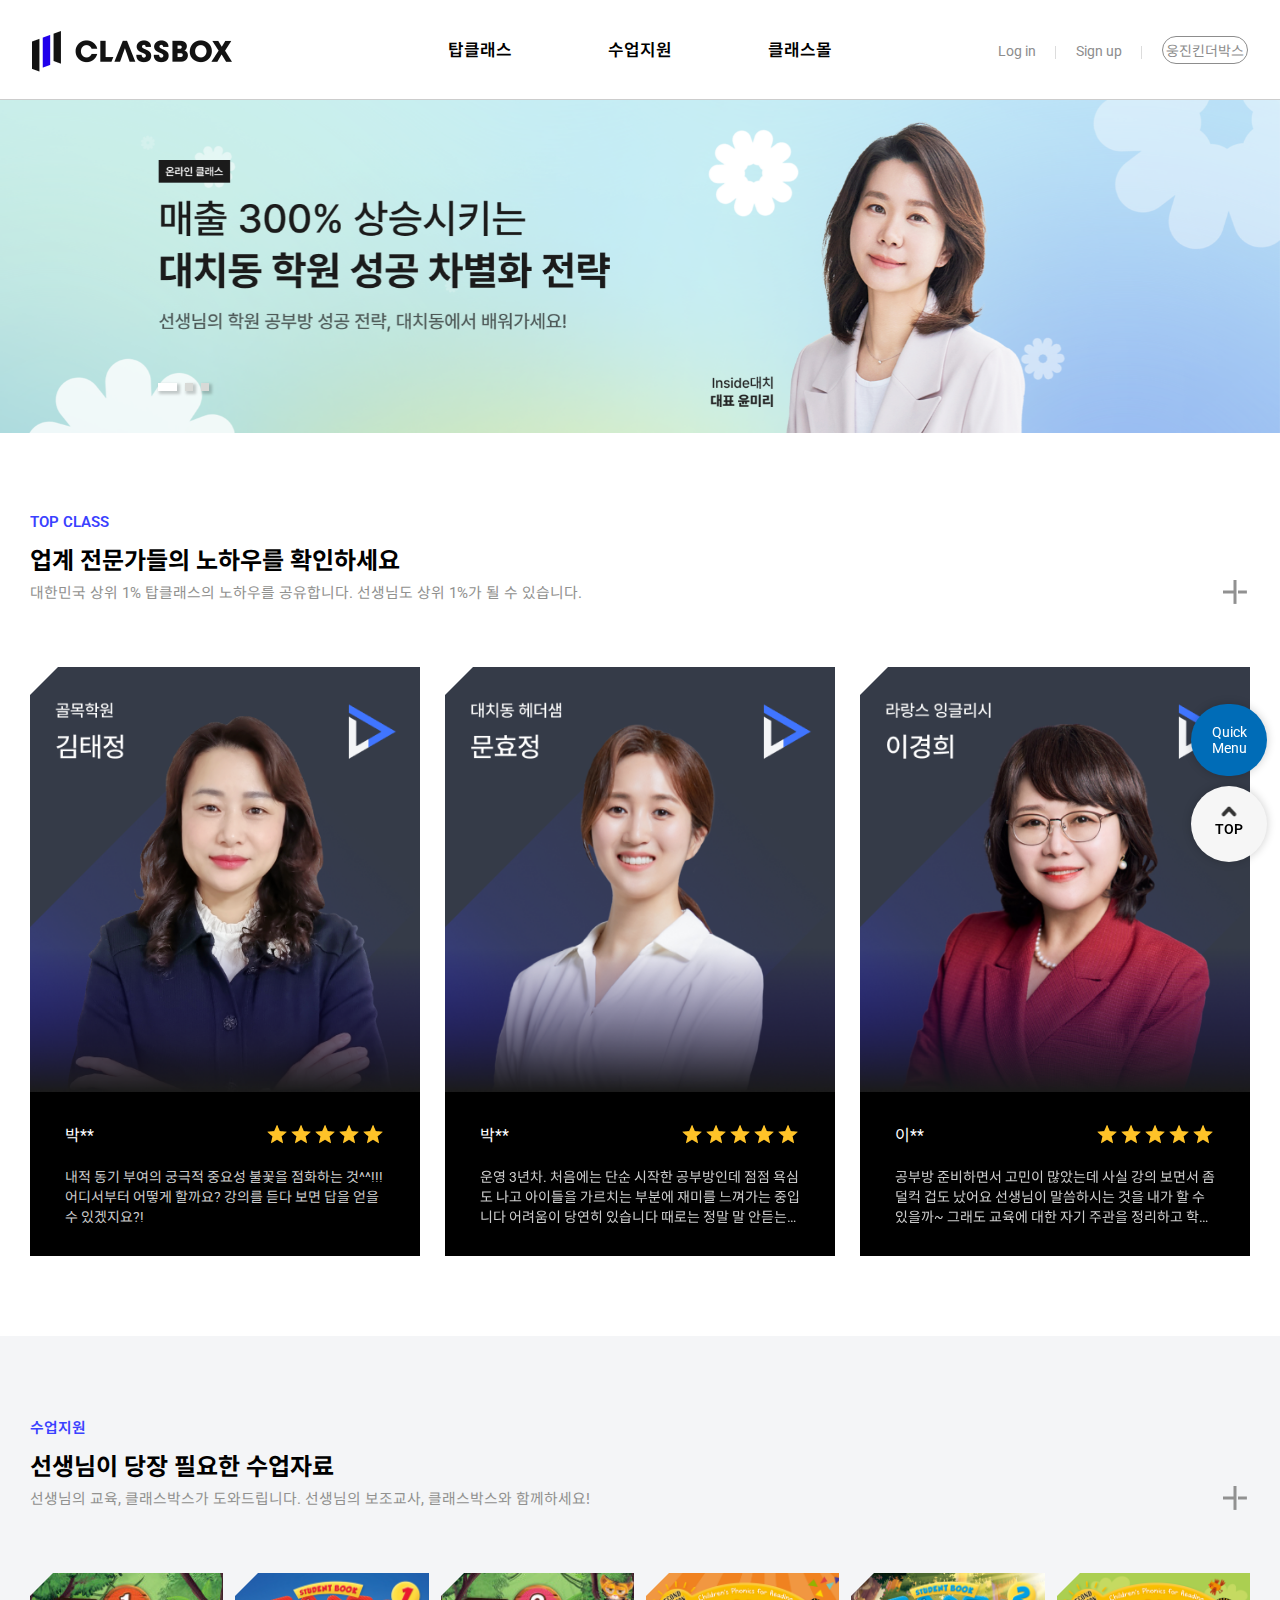
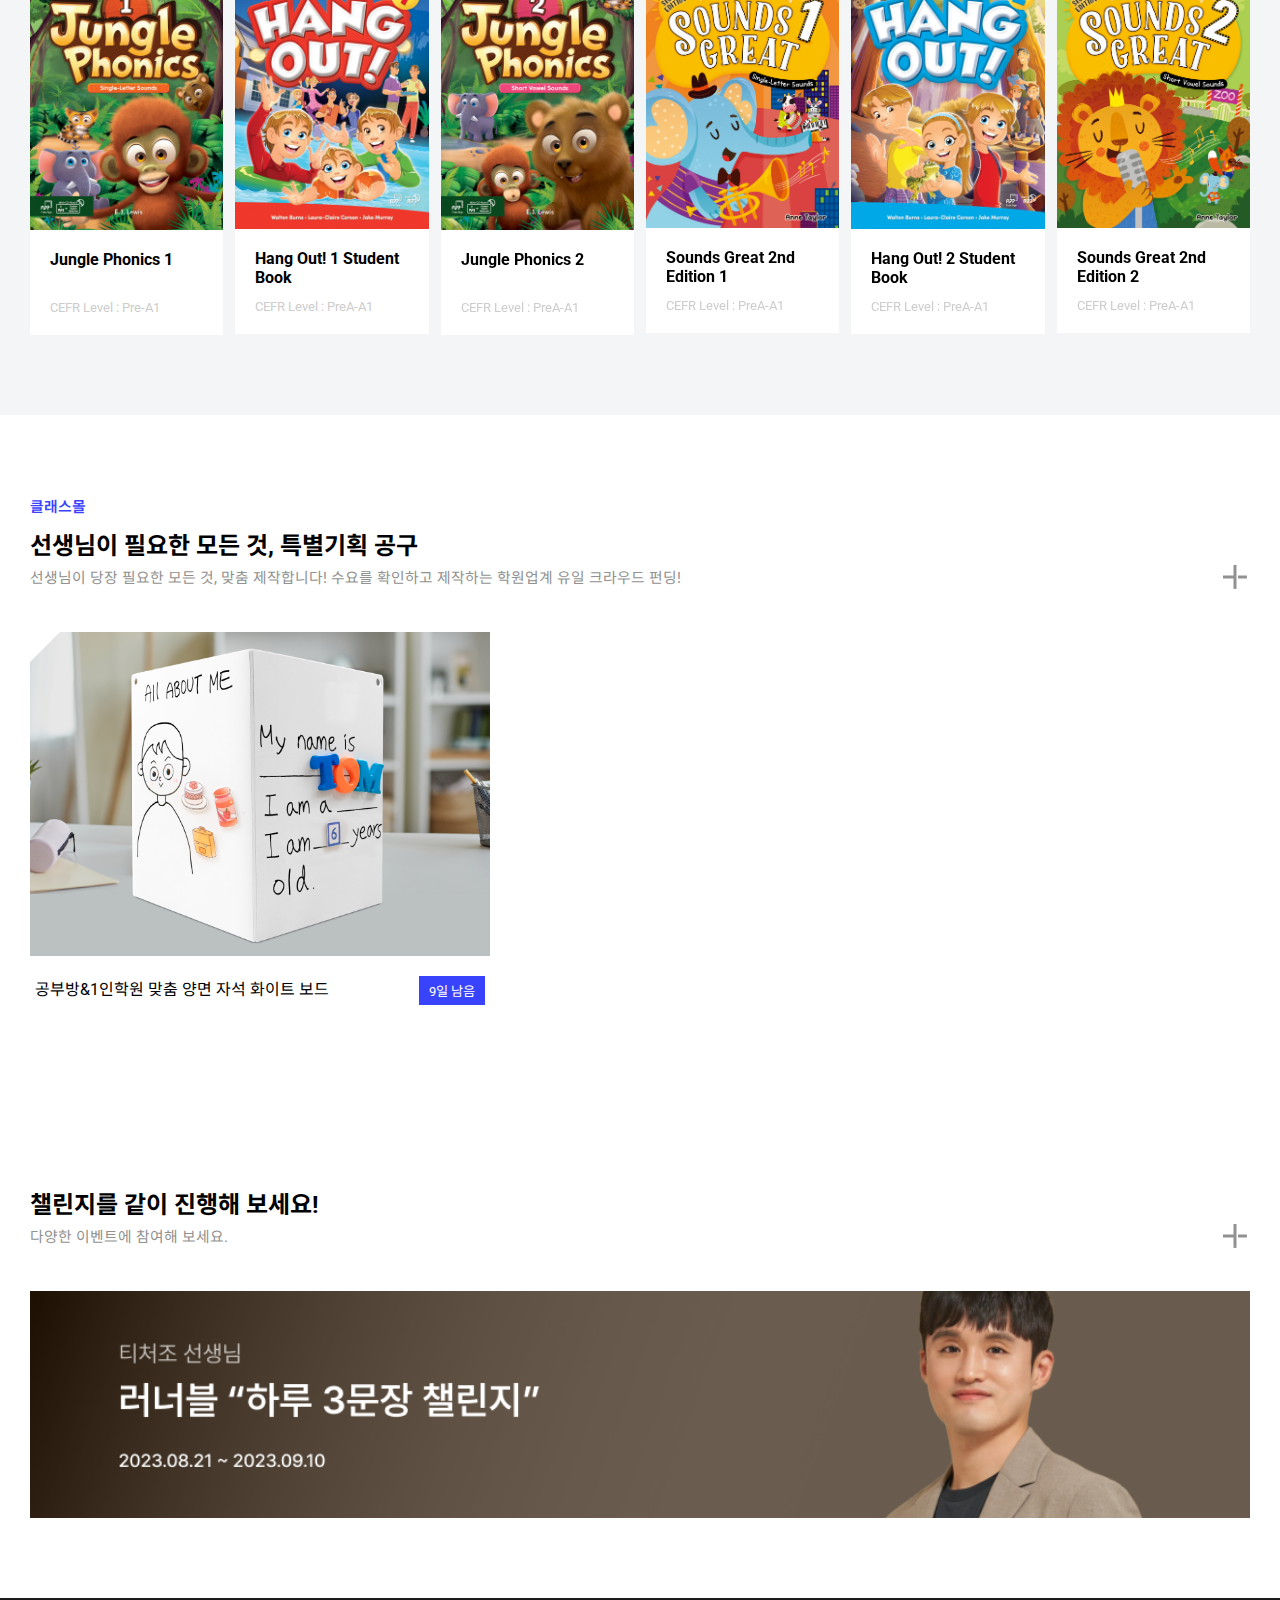
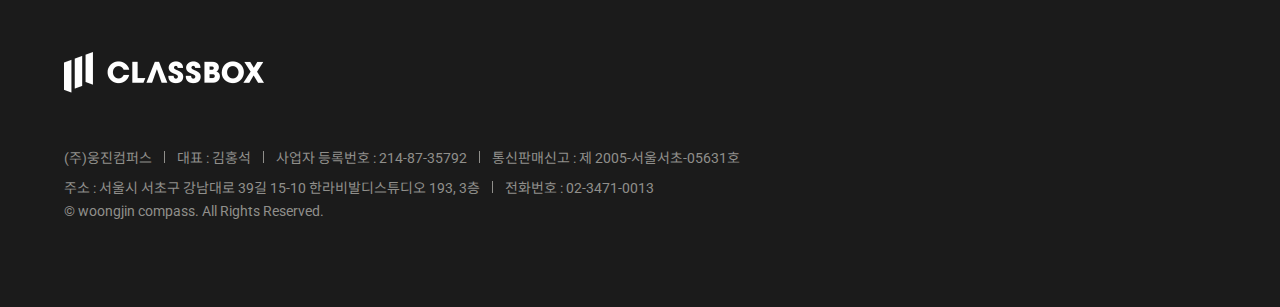
<file: index.html>
<!DOCTYPE html>
<html lang="ko">
<head>
<title>클래스박스</title>
<meta charset="utf-8">
<meta name="viewport" content="width=device-width, initial-scale=1.0, maximum-scale=1">
<link rel="shortcut icon" href="images/favicon.ico">
<link rel="stylesheet" href="https://fonts.googleapis.com/css2?family=Roboto:wght@100;300;400;700;900&display=swap">
<link rel="stylesheet" href="https://fonts.googleapis.com/css2?family=Noto+Sans+KR:wght@100;300;400;600&display=swap">
<link rel="stylesheet" href="https://site-assets.fontawesome.com/releases/v6.1.2/css/all.css">
<link rel="stylesheet" href="https://unpkg.com/swiper/swiper-bundle.min.css">
<script src="https://cdnjs.cloudflare.com/ajax/libs/gsap/3.6.1/gsap.min.js"></script>
<link rel="stylesheet" href="css/reset.css">
<link rel="stylesheet" href="css/style.css">
<link rel="manifest" href="manifest.json">
<script src="https://unpkg.com/swiper/swiper-bundle.min.js"></script>
<script src="https://cdnjs.cloudflare.com/ajax/libs/gsap/3.11.5/gsap.min.js"></script>
<script src="js/main.js"></script>
<script type="module">
	if("serviceWorker" in navigator){
	   navigator.serviceWorker.register("pwabuilder-sw.js")
	   .then(function(registration){
		  // console.log("Service Worker Success", registration);
	   })
	   .catch(function(error){
		  // console.error("Service Worker Fail", error);
	   });
	}
</script>
</head>

<body>
<div class="wrapper">
	<div id="header">
		<div class="inner">
			<h1><a href=""><img src="images/logo.png" alt="logo"></a></h1>
			<nav>
				<ul>
					<li>
						<a href="">탑클래스</a>
						<ul>
							<li><a href="">온라인 클래스</a></li>
							<li><a href="">클럽/챌린지</a></li>
						</ul>
					</li>
					<li>
						<a href="">수업지원</a>
						<ul>
							<li><a href="">교재 · 부가자료</a></li>
							<li><a href="">커리큘럼</a></li>
							<li><a href="">온라인 학습관리</a></li>
							<li><a href="">레벨테스트</a></li>
							<li><a href="">리딩오션스</a></li>
						</ul>
					</li>
					<li>
						<a href="">클래스몰</a>
						<ul>
							<li><a href="">클래스몰</a></li>
						</ul>
					</li>
				</ul>
			</nav>
			<div class="utils">
				<ul>
					<li><a href="">Log in</a></li>
					<li><a href="">Sign up</a></li>
					<li class="border"><a href="">웅진킨더박스</a></li>
				</ul>
			</div>
		</div>
	</div>
	<div id="main_slide">
		<div class="swiper mainSwiper">
			<div class="swiper-wrapper">
					<div class="swiper-slide">
						<img src="images/main2_desktop.png" alt="main1" class="desktop">
						<img src="images/main2_mobile.png" alt="main1" class="mobile">
					</div>
					<div class="swiper-slide">
						<img src="images/main1_desktop.jpg" alt="main2" class="desktop">
						<img src="images/main1_mobile.jpg" alt="main2" class="mobile">
					</div>
					<div class="swiper-slide">
						<img src="images/main1_desktop.png" alt="main3" class="desktop">
						<img src="images/main1_mobile.png" alt="main3" class="mobile">
					</div>
				</div>
				<div class="swiper-pagination"></div>
			</div>
	</div>
	<div id="section1">			
		<div class="inner">
			<div class="title_area">
				<div class="title_area_inner">
					<span>TOP CLASS</span>	
					<h3>업계 전문가들의 노하우를 확인하세요</h3>
					<p>대한민국 상위 1% 탑클래스의 노하우를 공유합니다. 선생님도 상위 1%가 될 수 있습니다.</p>
				</div>
				<a href=""><img src="images/btn_more.png" alt="btn_more"></a>
			</div>
			<div class="section1_slide">
				<div class="swiper section1Swiper">
					<div class="swiper-wrapper">
						<div class="swiper-slide">
							<a href="">
								<div class="photo"><img src="images/top_class1.png" alt="section1_slide1"></div>
								<div class="review_area">
									<div class="info">
										<span>박**</span>
										<img src="images/star-active.png" alt="star-active">
									</div>
									<p>내적 동기 부여의 궁극적 중요성 불꽃을 점화하는 것^^!!! 어디서부터 어떻게 할까요? 강의를 듣다 보면 답을 얻을 수 있겠지요?!</p>
								</div>
							</a>
						</div>
						<div class="swiper-slide">
							<a href="">
								<div class="photo"><img src="images/top_class2.png" alt="section1_slide2"></div>
								<div class="review_area">
									<div class="info">
										<span>박**</span>
										<img src="images/star-active.png" alt="star-active">
									</div>
									<p>운영 3년차. 처음에는 단순 시작한 공부방인데 점점 욕심도 나고 아이들을 가르치는 부분에 재미를 느껴가는 중입니다 어려움이 당연히 있습니다 때로는 정말 말 안듣는 아이, 이 아이 어떻게 해야 하나 스스로 한계에 부딪힐때도 있고요 그런데 그런 차원에서 강의 보면서 많이 생각을 정리했어요 어려움은 누구나 있다 내 아이 한명도 키우기 어려운데 30명 넘는 아이들이 모두 내마음 같다면 기적이다 자기 관리를 넘어서 원생의 마음을 잡는 선생으로서의 내역할이 보이는 강의였습니다 의미있고 좋은 설멸이었습니다</p>
								</div>
							</a>
						</div>
						<div class="swiper-slide">
							<a href="">
								<div class="photo"><img src="images/top_class3.png" alt="section1_slide3"></div>
								<div class="review_area">
									<div class="info">
										<span>이**</span>
										<img src="images/star-active.png" alt="star-active">
									</div>
									<p>공부방 준비하면서 고민이 많았는데 사실 강의 보면서 좀 덜컥 겁도 났어요 선생님이 말씀하시는 것을 내가 할 수 있을까~ 그래도 교육에 대한 자기 주관을 정리하고 학부모를 대할 때 내가 어떤 마음가짐으로 해야할지 이런 내용들은 너무 큰 도움 되었습니다 감사해요</p>
								</div>
							</a>
						</div> 
					</div>
				</div>
			</div>
		</div>
	</div>
	<div id="section2">
		<div class="inner">
			<div class="title_area">
				<div class="title_area_inner">
					<span>수업지원</span>	
					<h3>선생님이 당장 필요한 수업자료</h3>
					<p>선생님의 교육, 클래스박스가 도와드립니다. 선생님의 보조교사, 클래스박스와 함께하세요!</p>
				</div>
				<a href="" class="btn_more"><img src="images/btn_more.png" alt="btn_more"></a>
			</div>
			<div class="section2_slide">
				<div class="swiper section2Swiper">
					<div class="swiper-wrapper">
						<div class="swiper-slide">
							<a href="">
								<div class="photo"><img src="images/banner1.jpg" alt="section2_slide1"></div>
								<div class="desc_area">
									<strong>Jungle Phonics 1</strong>
									<p>CEFR Level : Pre-A1</p>
								</div>
							</a>
						</div>
						<div class="swiper-slide">
							<a href="">
								<div class="photo"><img src="images/banner2.jpg" alt="section2_slide2"></div>
								<div class="desc_area">
									<strong>Hang Out! 1 Student Book</strong>
									<p>CEFR Level : PreA-A1</p>
								</div>
							</a>
						</div>
						<div class="swiper-slide">
							<a href="">
								<div class="photo"><img src="images/banner3.jpg" alt="section2_slide3"></div>
								<div class="desc_area">
									<strong>Jungle Phonics 2</strong>
									<p>CEFR Level : PreA-A1</p>
								</div>
							</a>
						</div>
						<div class="swiper-slide">
							<a href="">
								<div class="photo"><img src="images/banner4.jpg" alt="section2_slide4"></div>
								<div class="desc_area">
									<strong>Sounds Great 2nd Edition 1</strong>
									<p>CEFR Level : PreA-A1</p>
								</div>
							</a>
						</div>
						<div class="swiper-slide">
							<a href="">
								<div class="photo"><img src="images/banner5.jpg" alt="section2_slide5"></div>
								<div class="desc_area">
									<strong>Hang Out! 2 Student Book</strong>
									<p>CEFR Level : PreA-A1</p>
								</div>
							</a>
						</div>
						<div class="swiper-slide">
							<a href="">
								<div class="photo"><img src="images/banner6.jpg" alt="section2_slide6"></div>
								<div class="desc_area">
									<strong>Sounds Great 2nd Edition 2</strong>
									<p>CEFR Level : PreA-A1</p>
								</div>
							</a>
						</div>
					</div>
				</div>
			</div>
		</div>
	</div>
	<div id="section3">
		<div class="inner">
			<div class="title_area">
				<div class="title_area_inner">
					<span>클래스몰</span>	
					<h3>선생님이 필요한 모든 것, 특별기획 공구</h3>
					<p>선생님이 당장 필요한 모든 것, 맞춤 제작합니다! 수요를 확인하고 제작하는 학원업계 유일 크라우드 펀딩!</p>
				</div>
				<a href=""><img src="images/btn_more.png" alt="btn_more"></a>
			</div>
			<div class="content">
				<a href="">
					<div class="img_area"><img src="images/class_mall.png" alt="class_mall"></div>
					<div class="desc_area">
						<span>공부방&1인학원 맞춤 양면 자석 화이트 보드</span>
						<span class="days">9일 남음</span>
					</div>
				</a>
			</div>
		</div>
	</div>
	<div id="section4">
		<div class="inner">
			<div class="title_area">
				<div class="title_area_inner">
					<h3>챌린지를 같이 진행해 보세요!</h3>
					<p>다양한 이벤트에 참여해 보세요.</p>
				</div>
				<a href=""><img src="images/btn_more.png" alt="btn_more"></a>
			</div>
			<div class="banner">
				<img src="images/challenge_banner.png" alt="banner_desktop" class="desktop">
				<img src="images/challenge_banner2.jpg" alt="banner_mobile" class="mobile">
			</div>
		</div>
	</div>
	<div id="footer">
		<div class="inner">
			<div class="logo_area">
				<h2><img src="images/footer_logo.png" alt="footer_logo"></h2>
			</div>
			<div class="info_area">
				<ul>
					<li>(주)웅진컴퍼스</li>
					<li>대표 : 김홍석</li>
					<li>사업자 등록번호 : 214-87-35792</li>
					<li>통신판매신고 : 제 2005-서울서초-05631호</li>
				</ul>
				<ul>
					<li>주소 : 서울시 서초구 강남대로 39길 15-10 한라비발디스튜디오 193, 3층</li>
					<li>전화번호 : 02-3471-0013</li>
				</ul>
			</div>
			<div class="copyright">© woongjin compass. All Rights Reserved.</div>
		</div>
	</div>
	<div id="button_area">
		<div class="quick">
			<a href="">Quick<br>Menu</a>
		</div>
		<div class="top">
			<a href=""><span>TOP</span></a>
		</div>
	</div>
	<div id="mobile_menu">
		<div class="inner">
			<ul>
				<li><a href=""><i class="fa-sharp fa-light fa-house"></i><span>홈</span></a></li>
				<li><a href=""><i class="fa-light fa-star"></i><span>탑클래스</span></a></li>
				<li><a href=""><i class="fa-light fa-book"></i><span>수업지원</span></a></li>
				<li><a href=""><i class="fa-light fa-bag-shopping"></i><span>클래스몰</span></a></li>
				<li><a href=""><i class="fa-light fa-user"></i><span>MY</span></a></li>
			</ul>
		</div>
	</div>
</div>
</body>
</html>
</file>
<file: css/style.css>
@charset "utf-8";
.wrapper{	
	position: relative;
}
#header{
	position: fixed;
	top: 0;
	left: 0;
	width: 100%;
	height: 100px;
	background-color: #fff;
	z-index: 10;
	overflow: hidden;
}
#header.active{
	height: 450px;
}
#header::after{
	content: "";
	position: absolute;
	top: 99px;
	left: 0;
	width: 100%;
	height: 1px;
	background-color: #ccc;
}
#header .inner{
	position: relative;
	display: flex;
	max-width: 1440px;
	margin: 0 auto;
	justify-content: center;
	align-items: center;
}
#header .inner h1{
	position: absolute;
	left: 0;
	top: 50%;
	width: 200px;
	height: 40px;
	transform: translateY(-50%);
}
#header .inner nav > ul{
	display: flex;
	gap: 40px;
	transition: gap 0.3s;
}
#header .inner nav > ul > li{
	position: relative;
	z-index: 1;
}
#header .inner nav > ul > li > a{
	display: block;
	width: 160px;
	font-weight: 600;
	font-size: 1.125em;
	text-align: center;
	line-height: 100px;
}
#header .inner nav > ul > li.active > a::after{
	content: "";
	position: absolute;
	bottom: 0;
	left: 0;
	width: 100%;
	height: 3px;
	background-color: #3a42ff;
}
#header .inner nav ul ul{
	position: absolute;
	top: 100%;
	left: 50%;
	width: 100%;
	height: 350px;
	text-align: center;
	transform: translateX(-50%);
}
#header .inner nav > ul > li.active ul{
	background-color: #f4f5f7;
}
#header .inner nav ul ul a{
	display: block;
	width: 100%;
	line-height: 65px;
	font-size: 0.925em;
	color: #9a9a9a;
}
#header .inner nav ul ul a:hover,
#header .inner nav ul ul a:focus{
	color: #535353;
	font-weight: 600;
}
#header .inner .utils{
	position: absolute;
	right: 0;
	top: 50%;
	transform: translateY(-50%);
}
#header .inner .utils ul{
	display: flex;
	gap: 40px;
	align-items: center;
}
#header .inner .utils ul li{
	position: relative;
}
#header .inner .utils ul li::after{
	content: "";
	position: absolute;
	top: 5px;
	right: -20px;
	width: 1px;
	height: 13px;
	background-color: #dcdcdc;
}
#header .inner .utils ul li.border::after{
	display: none;
}
#header .inner .utils ul li a{
	font-size: 0.875em;
	color: #8d8d8d;
}
#header .inner .utils ul li.border a{
	display: inline-block;
	padding: 3px;
	border: 1px solid #8d8d8d;
	border-radius: 15px;
}
@media only screen and (max-width: 1500px){
	#header .inner{
		width: 95%;
	}
	#header .inner nav > ul{
		gap: 0;
	}
	#header .inner nav > ul > li > a{
		font-size: 1.055em;
	}
}
@media only screen and (max-width: 1025px){
	#header{
		height: 60px;
	}
	#header::after{
		top: 59px;
	}
	#header .inner{
		width: 90%;
		height: 100%;
		justify-content: left;
	}
	#header .inner h1{
		position: static;
		left: 0;
		top: 0;
		width: 150px;
		height: 30px;
		transform: translateY(0);
	}
	#header .inner nav{
		display: none;
	}
	#header .inner .utils{
		display: none;
	}
}
/* main_slide */
#main_slide .mobile{
	display: none;
}
#main_slide {
	margin-top: 100px;
}
#main_slide .mainSwiper{
	width: 100%;
	height: 100%;
}
#main_slide .swiper-pagination{
	text-align: left;
	left: 12vw;
	bottom: 3vw;
}
#main_slide .swiper-pagination .swiper-pagination-bullet{
	width: 8px;
	height: 8px;
	border-radius: 0;
	opacity: 1;
	background-color: #d8dad7;
	box-shadow: 2px 2px 3px 1px rgba(0, 0, 0, 0.2);
}
#main_slide .swiper-pagination .swiper-pagination-bullet-active{
	width: 19px;
	background-color: #fff;
}
@media only screen and (max-width: 1025px){
	#main_slide{
		margin-top: 60px;
	}
}
@media only screen and (max-width: 760px){
	#main_slide .mobile{
		display: block;
		width: 100%;
		height: 100%;		
	}
	#main_slide .mobile img{
		width: 100%;
		height: 100%;
		object-fit: cover;
	}
	#main_slide .desktop{
		display: none;
	}
	#main_slide .swiper-pagination{
		display: none;
	}
}
/* section 공통 */
#section1 > .inner,
#section2 > .inner,
#section3 > .inner,
#section4 > .inner{
	max-width: 1440px;
	margin: 0 auto;
	padding: 100px 0;
}
@media only screen and (max-width: 1500px){
	#section1 > .inner,
	#section2 > .inner,
	#section3 > .inner,
	#section4 > .inner{
		padding: 80px 30px;
	}
}
@media only screen and (max-width: 760px){
	#section1 > .inner,
	#section2 > .inner,
	#section3 > .inner,
	#section4 > .inner{
		padding: 30px 20px;
	}
}
.title_area{
	position: relative;
	display: flex;
	padding-bottom: 45px;
	justify-content: space-between;
	align-items: end;
}
.title_area .title_area_inner{
	width: calc(100% - 60px);
}
.title_area .title_area_inner span{
	display: block;
	padding-bottom: 10px;
	font-weight: 600;
	font-size: 0.928em;
	color: #3a41ff;
}
.title_area .title_area_inner h3{
	display: block;
	padding-bottom: 5px;
	font-size: 1.5em;
	overflow: hidden;
	white-space: nowrap;
	text-overflow: ellipsis;
}
.title_area .title_area_inner p{
	font-size: 0.925em;
	color: #91918f;
	display: -webkit-box;
	-webkit-box-orient: vertical;
	-webkit-line-clamp: 2;
	overflow: hidden;
	text-overflow: ellipsis;
}
.title_area > a{
	position: absolute;
	right: 0;
	bottom: 40px;
	width: 30px;
	height: 30px;
	margin-left: 10px;
}
@media only screen and (max-width: 760px){
	.title_area{
		padding-bottom: 50px;
	}
	.title_area .title_area_inner span{
		padding-bottom: 5px;
		font-weight: 600;
		font-size: 1.058em;
	}
	.title_area .title_area_inner h3{
		padding-bottom: 5px;
		font-size: 1.235em;
	}
	.title_area .title_area_inner p{
		font-size: 0.865em;
	}
}
@media only screen and (max-width: 500px){
	.title_area{
		padding-bottom: 30px;
	}
	.title_area .title_area_inner span{
		padding-bottom: 5px;
		font-weight: 600;
		font-size: 0.858em;
	}
	.title_area .title_area_inner h3{
		padding-bottom: 5px;
		font-size: 1.035em;
	}
	.title_area .title_area_inner p{
		font-size: 0.755em;
	}
}
/* section1 */
#section1 .swiper-slide{
	padding-top: 20px;
}
#section1 .inner .section1_slide a{
	position: relative;
	display: block;
	width: 100%;
	background-color: #000;
}
#section1 .inner .section1_slide a::after{
	content: "";
	position: absolute;
	top: -1px;
	left: -1px;
	border-top: 30px solid #fff;
	border-right: 30px solid transparent;
	box-sizing: border-box;
}
#section1 .inner .section1_slide a .photo img{
	width: 100%;
}
#section1 .inner .section1_slide a .review_area{
	width: 100%;
	padding: 1.875em 2.1875em;
	background-color: #000;
	box-sizing: border-box;
}
#section1 .inner .section1_slide a .review_area .info{
	display: flex;
	justify-content: space-between;
	padding-bottom: 1.25em;
}
#section1 .inner .section1_slide a .review_area .info span{
	display: inline-block;
	color: #fff;
}
#section1 .inner .section1_slide a .review_area p{
	width: 100%;
	color: #ccc;
	height: 60px;
	font-size: 0.875em;
	display: -webkit-box;
	-webkit-box-orient: vertical;
	-webkit-line-clamp: 3;
	overflow: hidden;
	text-overflow: ellipsis;
}
@media only screen and (min-width: 720px){	
	#section1 .swiper .swiper-wrapper{
		display: flex;
		gap: 2%;
	}
	#section1 .swiper .swiper-slide{
		width: calc((100% - 4%)/3);
	}
}
@media only screen and (max-width: 760px){	
	#section1 .inner .section1_slide a .review_area{
		padding: 20px;
	}
	#section1 .inner .section1_slide a .review_area p{
		font-size: 0.885em;
	}
}
/* section2 */
#section2{
	background-color: #f4f5f7;
}
#section2 .swiper-slide{
	padding-top: 20px;
}
#section2 .inner .section2_slide a{
	display: block;
	position: relative;
}
#section2 .inner .section2_slide a::after{
	content: "";
	position: absolute;
	left: -1px;
	top: -1px;
	border-top: 25px solid #f4f5f7;
	border-right: 25px solid transparent;
}
#section2 .inner .section2_slide a .photo{
	width: 100%;
}
#section2 .inner .section2_slide a .photo img{
	width: 100%;
}
#section2 .inner .section2_slide a .desc_area{
	width: 100%;
	padding: 1.25em;
	background-color: #fff;
	box-sizing: border-box;
}
#section2 .inner .section2_slide a .desc_area strong{
	display: block;
	height: 40px;
	display: -webkit-box;
	-webkit-box-orient: vertical;
	-webkit-line-clamp: 2;
	overflow: hidden;
	text-overflow: ellipsis;
}
#section2 .inner .section2_slide a .desc_area p{
	width: 100%;
	display: block;
	color: #ccc;
	font-size: 0.825em;
	padding-top: 10px;
	white-space: nowrap;
	overflow: hidden;
	text-overflow: ellipsis;
}
#section2 .swiper .swiper-wrapper{
	display: flex;
	gap: 1%;
}
#section2 .swiper .swiper-slide{
	width: calc((100% - 5%)/6);
}
@media only screen and (min-width: 760px){
	#section2 .swiper .swiper-wrapper{
		flex-wrap: wrap;
	}
}
@media only screen and (max-width: 1025px){	
	#section2 .swiper .swiper-wrapper{
		display: flex;
		gap:  15px 2%;
	}
	#section2 .swiper .swiper-slide{
		width: calc((100% - 4%)/3);
	}
}
/* section3 */
#section3 .inner .content a{
	display: inline-block;
}
#section3 .inner .content a .img_area{
	position: relative;
	width: 460px;
	height: 100%;
}
#section3 .inner .content a .img_area::after{
	content: "";
	position: absolute;
	left: 0;
	top: 0;
	border-top: 30px solid #fff;
	border-right: 30px solid transparent;
}
#section3 .inner .content a .desc_area{
	display: flex;
	justify-content: space-between;
	padding: 20px 5px;
}
#section3 .inner .content a .desc_area .days{
	display: inline-block;
	padding: 5px 10px;
	color: #fff;
	font-size: 0.825em;
	background-color: #3943fc;
}
@media only screen and (max-width: 760px){
	#section3 .inner .content a .img_area{
		width: 100%;
	}
	#section3 .inner .content a .desc_area{
		font-size: 0.825em;
	}
}
/* section4 */
#section4 .banner .mobile{
	display: none;
}
#section4 .banner img{
	width: 100%;
}
@media only screen and (max-width: 760px){
	#section4 .banner .desktop{
		display: none;
	}
	#section4 .banner .mobile{
		display: block;
	}
}
/* footer */
#footer{
	background-color: #1b1b1b;
}
#footer .inner{
	max-width: 1440px;
	margin: 0 auto;
	padding: 3.75em 0 6.25em;
	font-size: 0.875em;
	color: #908f8b;
}
#footer .inner .logo_area{
	padding-bottom: 3.75em;
}
#footer .inner .logo_area h2{
	width: 200px;
	height: 40px;
}
#footer .inner .info_area ul{
	display: flex;
	gap: 25px;
}
#footer .inner .info_area ul li{
	position: relative;
	line-height: 30px;
}
#footer .inner .info_area ul li::after{
	content: "";
	position: absolute;
	right: -13px;
	top: 8px;
	width: 1px;
	height: 12px;
	background-color: #908f8b;
}
#footer .inner .info_area ul li:last-child:after{
	display: none;
}
@media only screen and (max-width: 1500px){
	#footer .inner{
		width: 90%;
	}
}
@media only screen and (max-width: 760px){
	#footer{
		margin-bottom: 80px;
	}
	#footer .inner{
		width: 90%;
		text-align: center;
		padding: 1.75em 0 3.25em;
		font-size: 0.775em;
	}
	#footer .inner .logo_area{
		display: inline-block;
		padding-bottom: 1.5em;
	}
	#footer .inner .logo_area h2{
		width: 150px;
	}
	#footer .inner .info_area ul{
		display: inline-block;
	}
	#footer .inner .info_area ul li{
		line-height: 20px;
	}
	#footer .inner .info_area ul li::after{
		display: none;
	}
}
/* button_area */
#button_area{
	position: fixed;
	right: 1vw;
	bottom: 3vw;
	z-index: 100;
}
#button_area .quick{
	width: 76px;
	background-color: #006cb7;
	border-radius: 50px;
	text-align: center;
	margin-bottom: 10px;
	box-shadow: 0 0 10px rgba(0, 0, 0, 0.2);
}
#button_area .quick a{
	display: block;
	padding: 20px 0;
	font-size: 0.875em;
	color: #fff;
}
#button_area .top{
	width: 76px;
	background-color: #f6f6f6;
	border-radius: 50px;
	box-shadow: 0 0 10px rgba(0, 0, 0, 0.2);
}
#button_area .top a{
	display: flex;
	width: 76px;
	height: 76px;
	font-size: 0.875em;
	font-weight: 600;
	justify-content: center;
	align-items: center;
}
#button_area .top a span{
	position: relative;
	margin-top: 10px;
}
#button_area .top a span::before{
	content: "";
	position: absolute;
	left: 50%;
	top: -15px;
	width: 15px;
	height: 11px;
	background: url(../images/btn_top.png) no-repeat;
	transform: translateX(-50%);
}
@media only screen and (max-width: 760px){
	#button_area{
		display: none;
	}
}
/* mobile_menu */
#mobile_menu{
	display: none;
	position: fixed;
	left: 0;
	bottom: 0;
	width: 100%;
	height: 80px;
	border-top: 1px solid #ccc;
	background-color: #fff;
	z-index: 100;
}
#mobile_menu .inner ul{
	display: flex;
	padding: 0 15px;
	justify-content: space-between;
}
#mobile_menu .inner ul li{
	width: 100%;
}
#mobile_menu .inner ul li a{
	display: block;
	padding: 20px 10px;
	font-size: 1.125em;
	text-align: center;
}
#mobile_menu .inner ul li a span{
	display: block;
	font-size: 0.425em;
	white-space: nowrap;
}
@media only screen and (max-width: 760px){
	#mobile_menu{
		display: block;
	}
}
</file>
